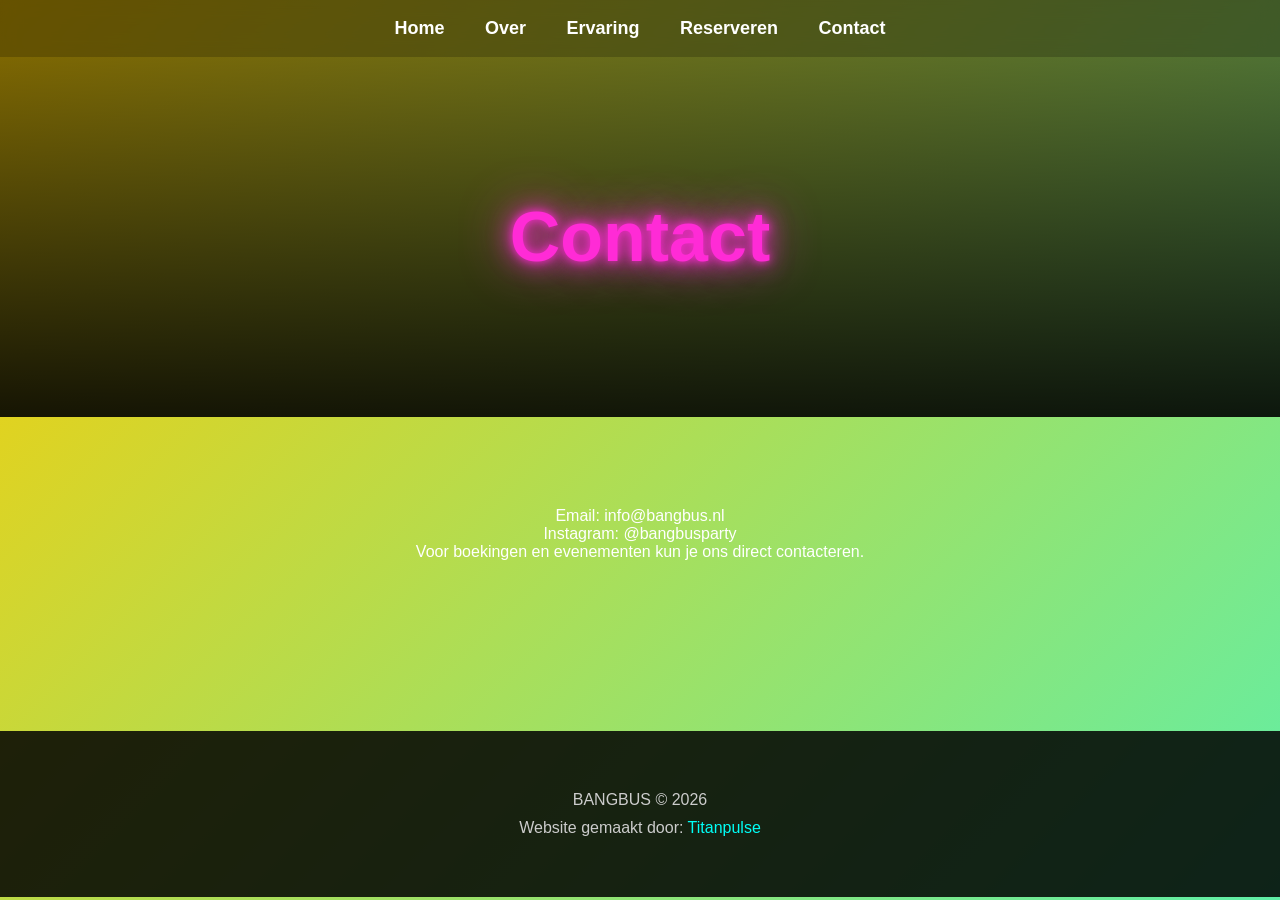
<file: contact/index.html>
<!DOCTYPE html>
<html>
<head>
<title>Contact</title>
<link rel="stylesheet" href="../style.css">
</head>

<body>

<nav>
<a href="../">Home</a>
<a href="../over/">Over</a>
<a href="../ervaring/">Ervaring</a>
<a href="../reserveren">Reserveren</a>
<a href="../contact">Contact</a>
</nav>

<header>
<h1>Contact</h1>
</header>

<section>

<p>Email: info@bangbus.nl</p>

<p>Instagram: @bangbusparty</p>

<p>Voor boekingen en evenementen kun je ons direct contacteren.</p>

</section>

<footer>

<p>BANGBUS © 2026</p>

<p>
Website gemaakt door:
<a href="https://www.titanpulse.nl/" target="_blank">
Titanpulse
</a>
</p>

</footer>

</body>
</html>
</file>
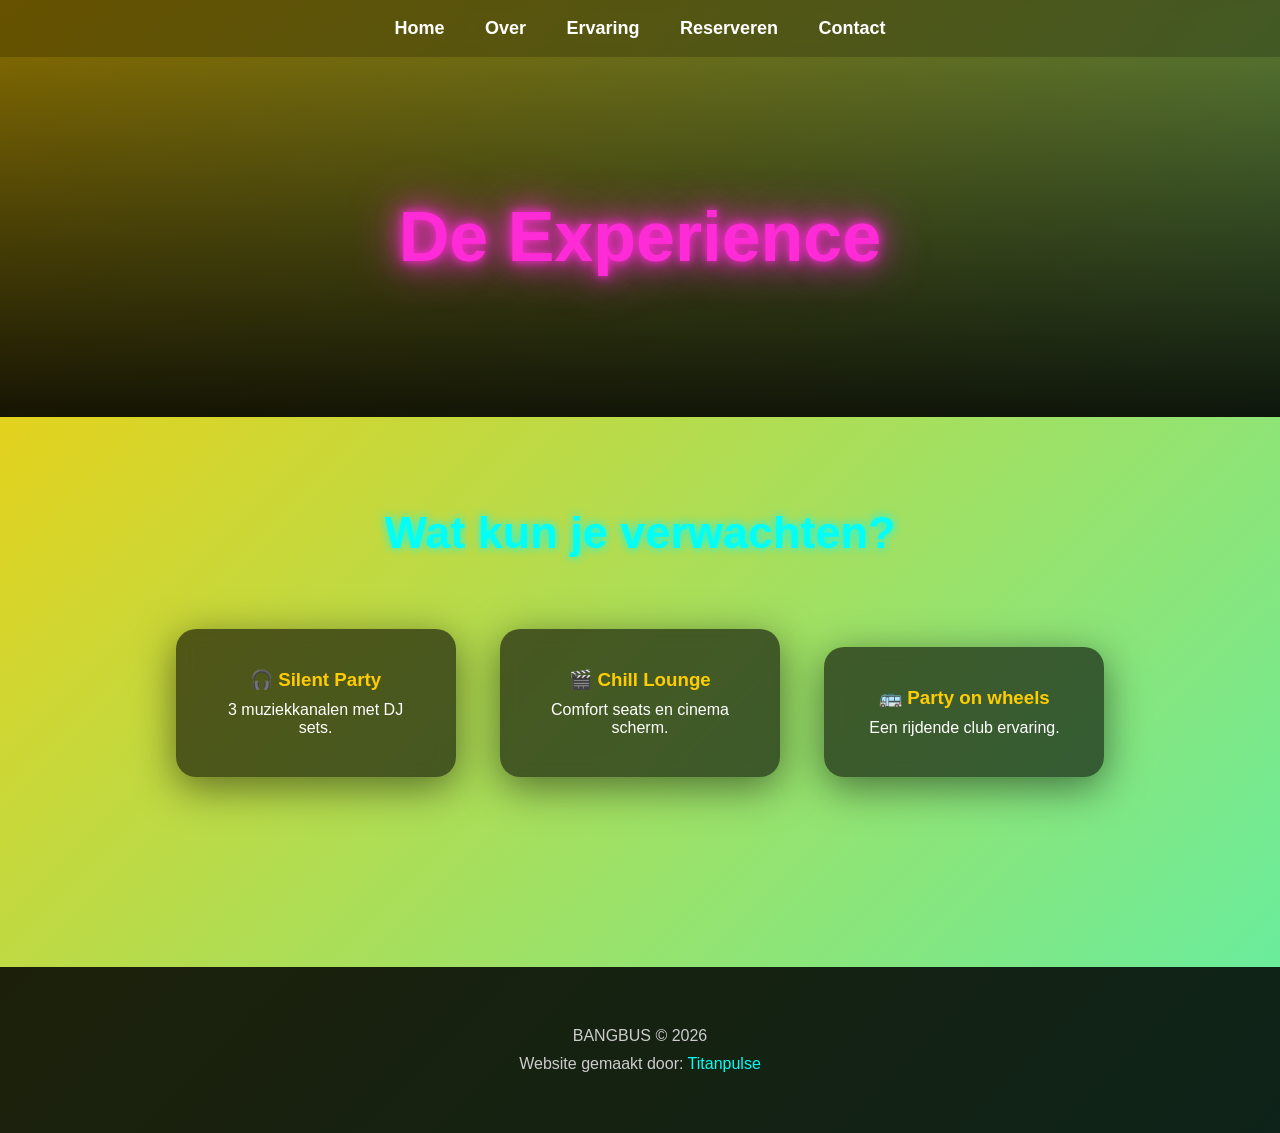
<file: ervaring/index.html>
<!DOCTYPE html>
<html>
<head>
<title>BANGBUS Experience</title>
<link rel="stylesheet" href="../style.css">
</head>

<body>

<nav>
<a href="../">Home</a>
<a href="../over/">Over</a>
<a href="../ervaring/">Ervaring</a>
<a href="../reserveren">Reserveren</a>
<a href="../contact">Contact</a>
</nav>

<header>
<h1>De Experience</h1>
</header>

<section>

<h2>Wat kun je verwachten?</h2>

<div class="card">
<h3>🎧 Silent Party</h3>
<p>3 muziekkanalen met DJ sets.</p>
</div>

<div class="card">
<h3>🎬 Chill Lounge</h3>
<p>Comfort seats en cinema scherm.</p>
</div>

<div class="card">
<h3>🚌 Party on wheels</h3>
<p>Een rijdende club ervaring.</p>
</div>

</section>

<footer>

<p>BANGBUS © 2026</p>

<p>
Website gemaakt door:
<a href="https://www.titanpulse.nl/" target="_blank">
Titanpulse
</a>
</p>

</footer>

</body>
</html>
</file>
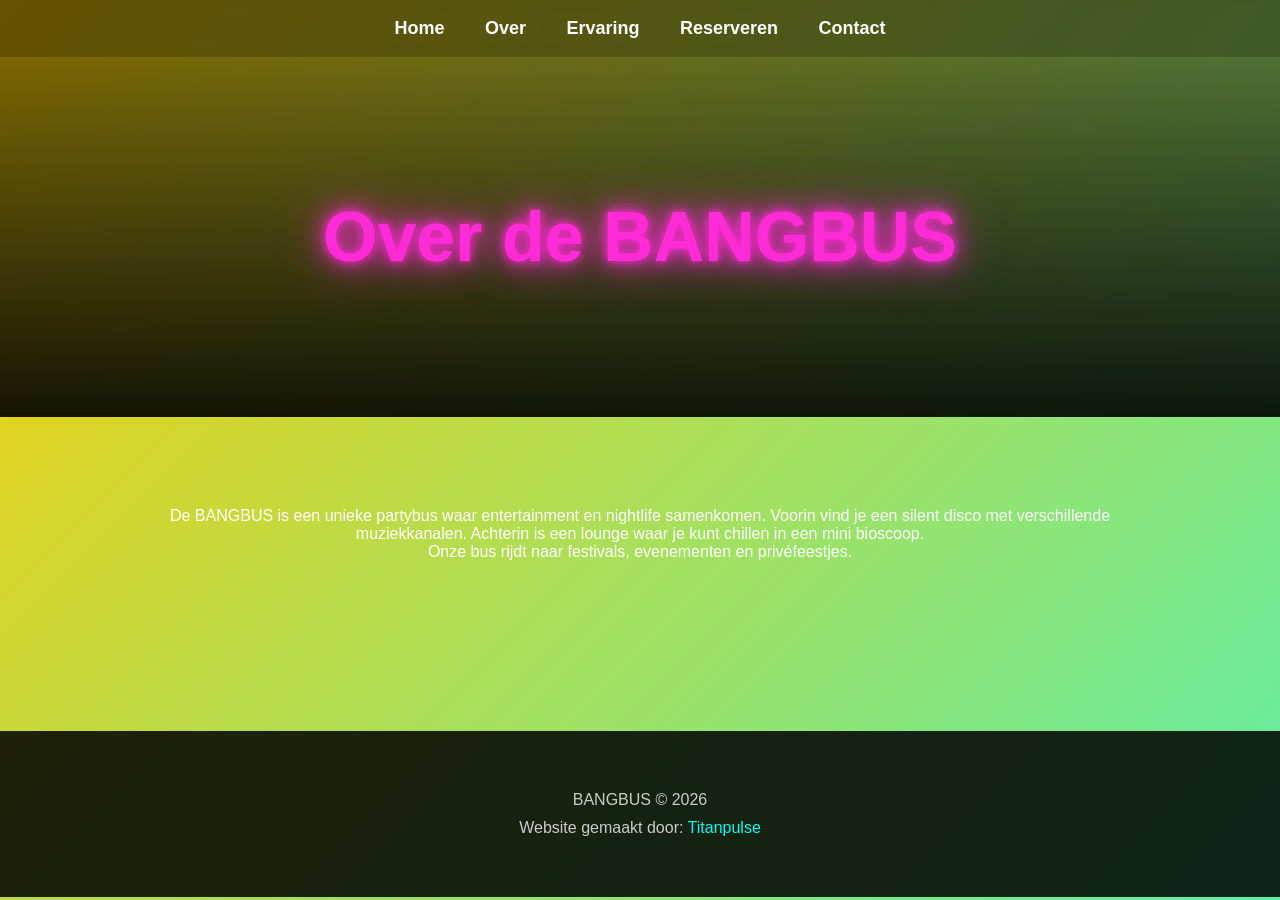
<file: over/index.html>
<!DOCTYPE html>
<html>
<head>
<title>Over de BANGBUS</title>
<link rel="stylesheet" href="../style.css">
</head>

<body>

<nav>
<a href="../">Home</a>
<a href="../over/">Over</a>
<a href="../ervaring/">Ervaring</a>
<a href="../reserveren">Reserveren</a>
<a href="../contact">Contact</a>
</nav>

<header>
<h1>Over de BANGBUS</h1>
</header>

<section>

<p>

De BANGBUS is een unieke partybus waar entertainment en nightlife samenkomen.

Voorin vind je een silent disco met verschillende muziekkanalen.

Achterin is een lounge waar je kunt chillen in een mini bioscoop.

</p>

<p>

Onze bus rijdt naar festivals, evenementen en privéfeestjes.

</p>

</section>

<footer>

<p>BANGBUS © 2026</p>

<p>
Website gemaakt door:
<a href="https://www.titanpulse.nl/" target="_blank">
Titanpulse
</a>
</p>

</footer>

</body>
</html>
</file>
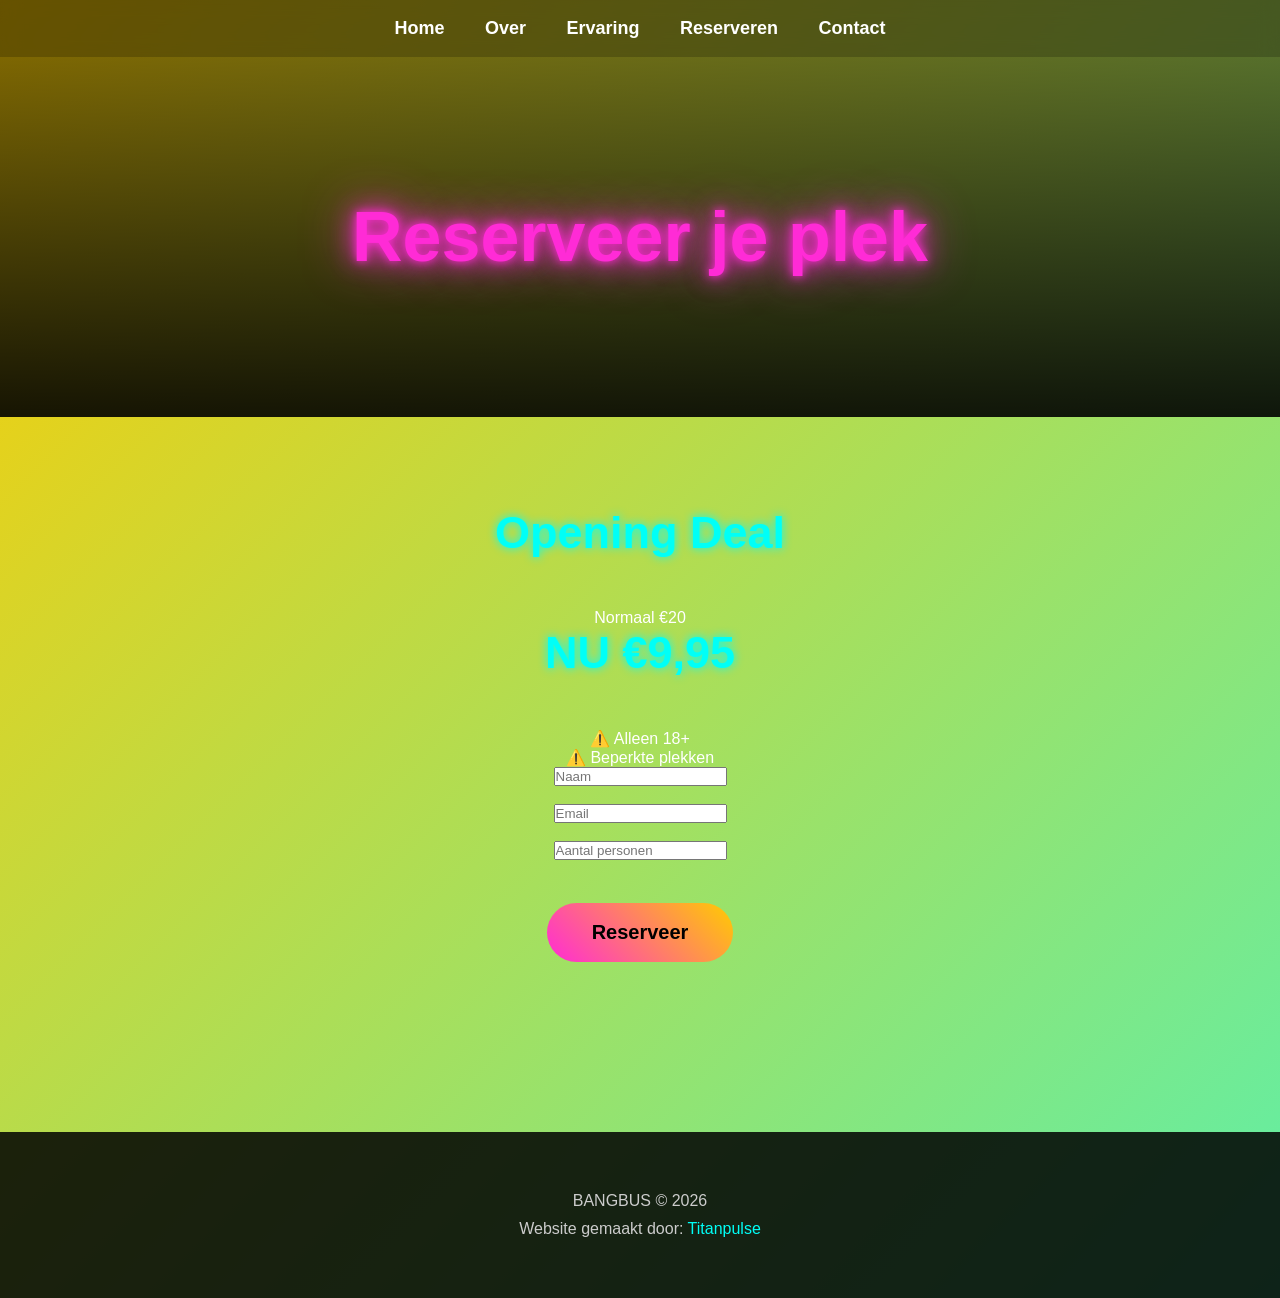
<file: reserveren/index.html>
<!DOCTYPE html>
<html>
<head>
<title>Reserveer</title>
<link rel="stylesheet" href="../style.css">
</head>

<body>

<nav>
<a href="../">Home</a>
<a href="../over">Over</a>
<a href="../ervaring">Ervaring</a>
<a href="../reserveren">Reserveren</a>
<a href="../contact">Contact</a>
</nav>

<header>
<h1>Reserveer je plek</h1>
</header>

<section>

<h2>Opening Deal</h2>

<p>Normaal €20</p>

<h2>NU €9,95</h2>

<p>⚠️ Alleen 18+</p>
<p>⚠️ Beperkte plekken</p>

<form>

<input type="text" placeholder="Naam"><br><br>

<input type="email" placeholder="Email"><br><br>

<input type="number" placeholder="Aantal personen"><br><br>

<button>Reserveer</button>

</form>

</section>

<footer>

<p>BANGBUS © 2026</p>

<p>
Website gemaakt door:
<a href="https://www.titanpulse.nl/" target="_blank">
Titanpulse
</a>
</p>

</footer>

</body>
</html>
</file>
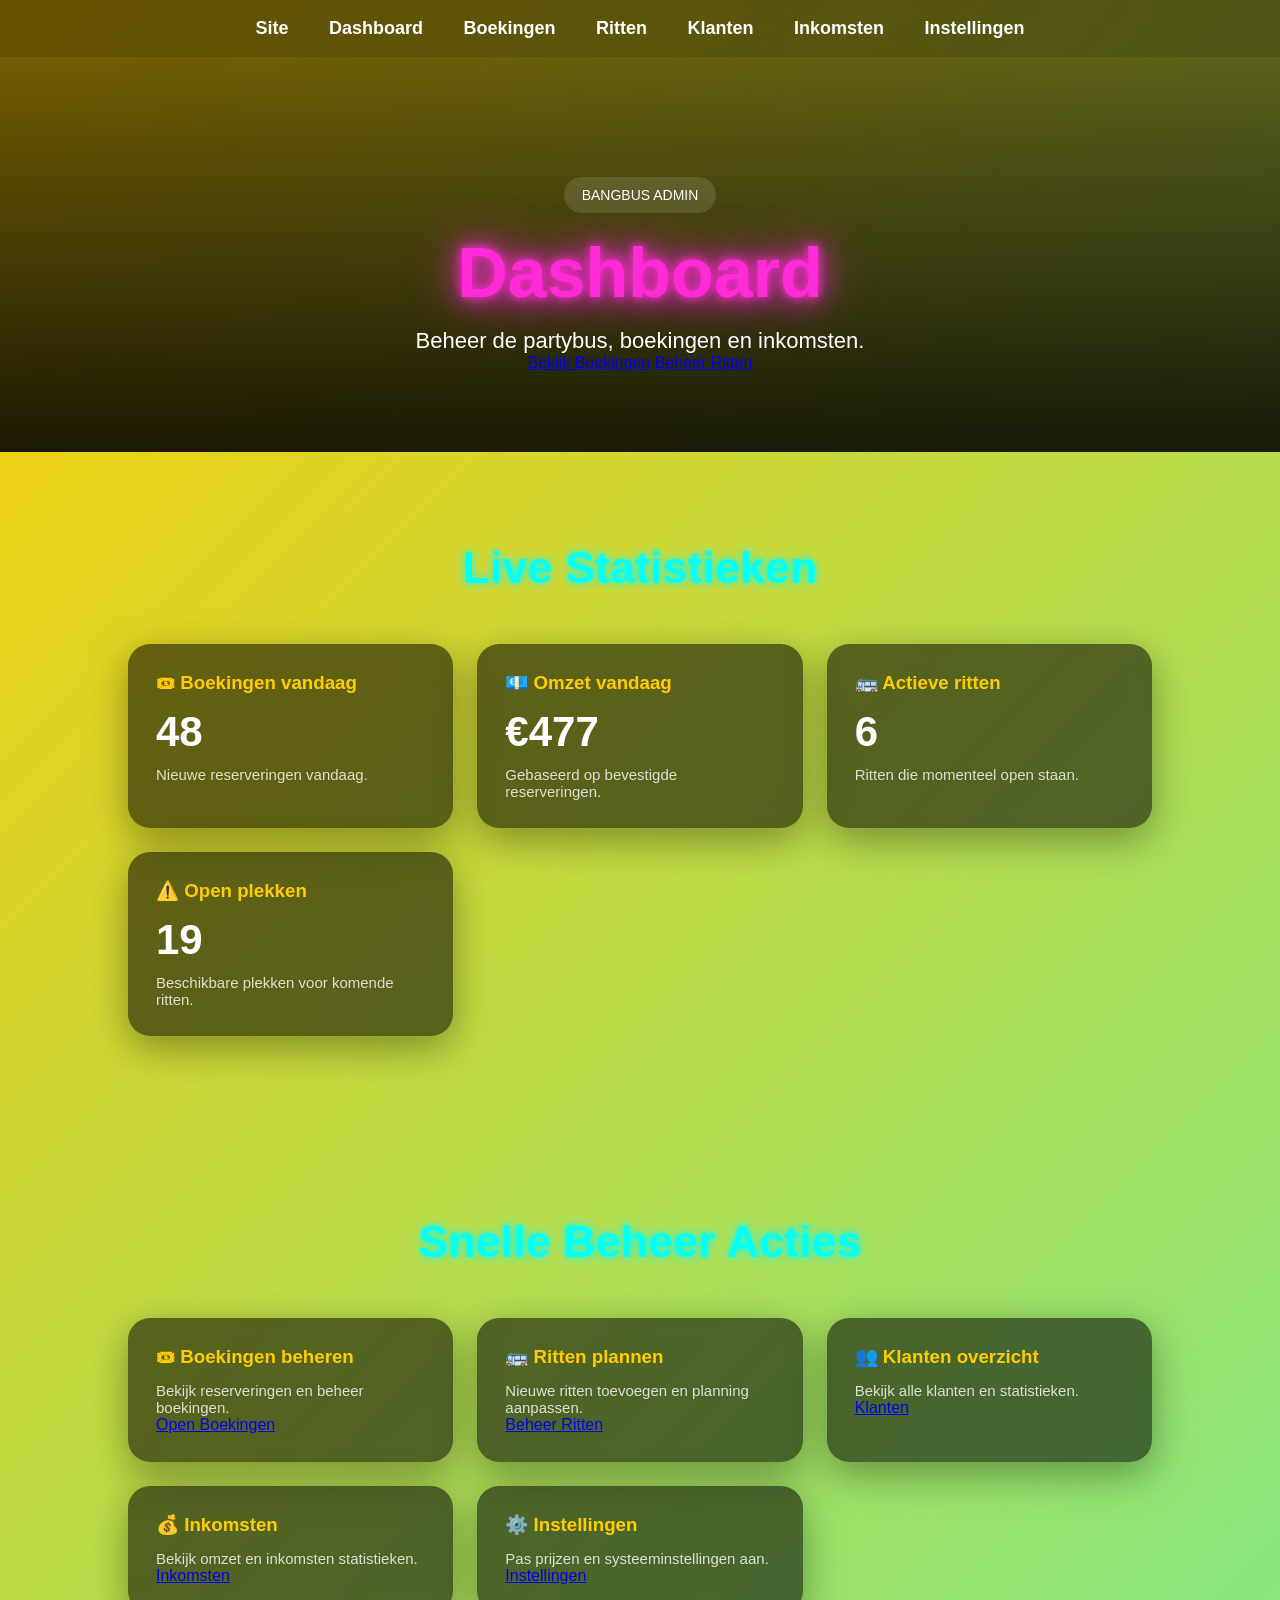
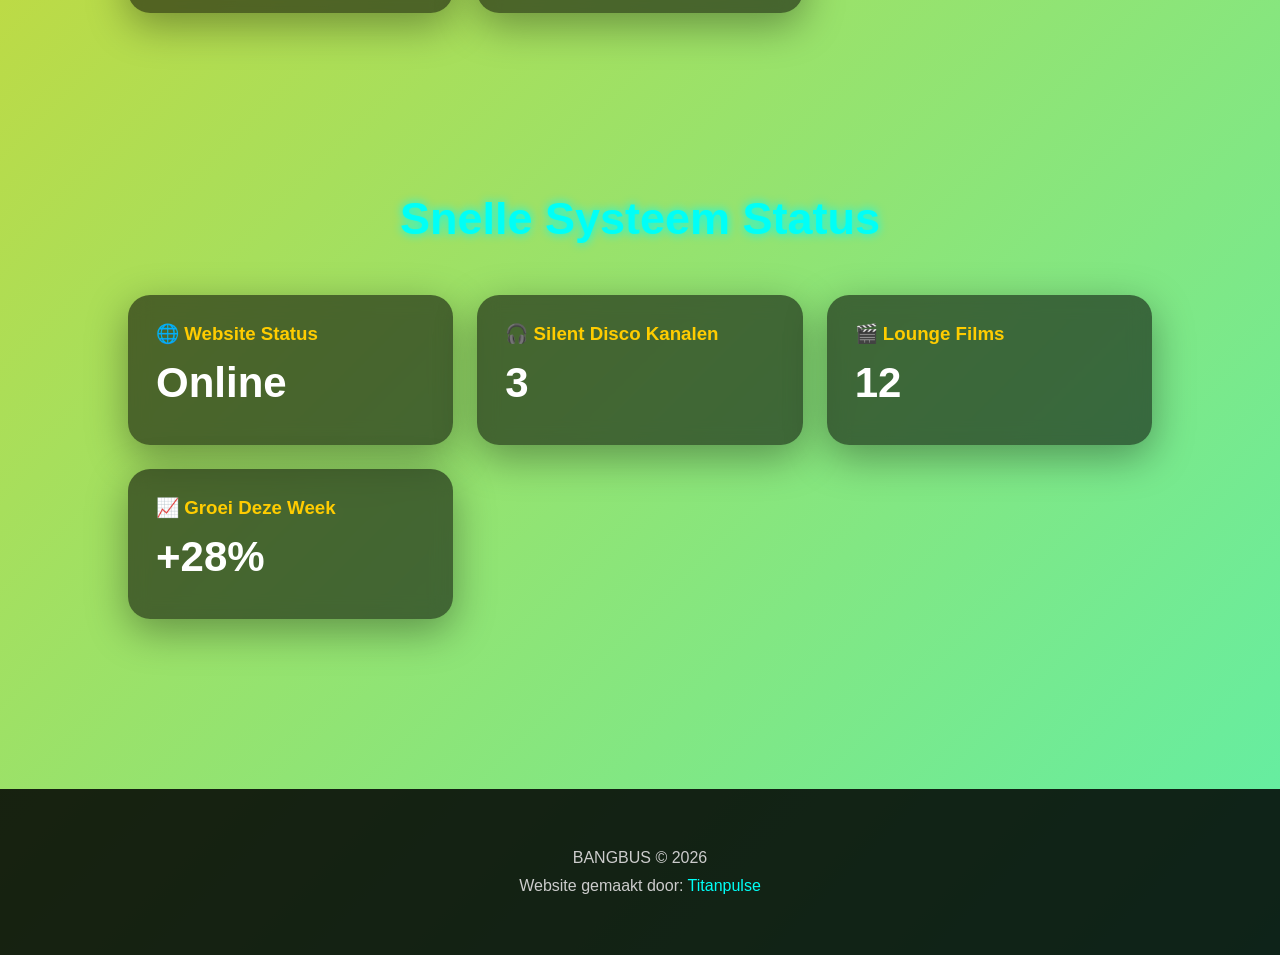
<file: secret/admin/panel/976431/admin/index.html>
<!DOCTYPE html>
<html lang="nl">
<head>
<meta charset="UTF-8">
<meta name="viewport" content="width=device-width, initial-scale=1.0">
<title>BANGBUS Admin Dashboard</title>
<link rel="stylesheet" href="../../../../../style.css">
</head>

<body>

<nav>
<a href="../../../../../">Site</a>
<a href="../">Dashboard</a>
<a href="boekingen/">Boekingen</a>
<a href="ritten/">Ritten</a>
<a href="klanten/">Klanten</a>
<a href="inkomsten/">Inkomsten</a>
<a href="instellingen/">Instellingen</a>
</nav>

<header class="admin-hero">

<div class="admin-badge">BANGBUS Admin</div>

<h1>Dashboard</h1>

<p>Beheer de partybus, boekingen en inkomsten.</p>

<div class="admin-actions">
<a class="admin-btn" href="boekingen/">Bekijk Boekingen</a>
<a class="admin-btn alt" href="ritten/">Beheer Ritten</a>
</div>

</header>

<section class="admin-panel-section">

<h2>Live Statistieken</h2>

<div class="admin-grid">

<div class="admin-card">
<h3>🎟 Boekingen vandaag</h3>
<div class="admin-stat">48</div>
<p class="admin-muted">Nieuwe reserveringen vandaag.</p>
</div>

<div class="admin-card">
<h3>💶 Omzet vandaag</h3>
<div class="admin-stat">€477</div>
<p class="admin-muted">Gebaseerd op bevestigde reserveringen.</p>
</div>

<div class="admin-card">
<h3>🚌 Actieve ritten</h3>
<div class="admin-stat">6</div>
<p class="admin-muted">Ritten die momenteel open staan.</p>
</div>

<div class="admin-card">
<h3>⚠️ Open plekken</h3>
<div class="admin-stat">19</div>
<p class="admin-muted">Beschikbare plekken voor komende ritten.</p>
</div>

</div>

</section>

<section class="admin-panel-section">

<h2>Snelle Beheer Acties</h2>

<div class="admin-grid">

<div class="admin-card">

<h3>🎟 Boekingen beheren</h3>

<p class="admin-muted">
Bekijk reserveringen en beheer boekingen.
</p>

<a href="boekingen/" class="admin-btn">Open Boekingen</a>

</div>

<div class="admin-card">

<h3>🚌 Ritten plannen</h3>

<p class="admin-muted">
Nieuwe ritten toevoegen en planning aanpassen.
</p>

<a href="ritten/" class="admin-btn">Beheer Ritten</a>

</div>

<div class="admin-card">

<h3>👥 Klanten overzicht</h3>

<p class="admin-muted">
Bekijk alle klanten en statistieken.
</p>

<a href="klanten/" class="admin-btn">Klanten</a>

</div>

<div class="admin-card">

<h3>💰 Inkomsten</h3>

<p class="admin-muted">
Bekijk omzet en inkomsten statistieken.
</p>

<a href="inkomsten/" class="admin-btn">Inkomsten</a>

</div>

<div class="admin-card">

<h3>⚙️ Instellingen</h3>

<p class="admin-muted">
Pas prijzen en systeeminstellingen aan.
</p>

<a href="instellingen/" class="admin-btn">Instellingen</a>

</div>

</div>

</section>

<section class="admin-panel-section">

<h2>Snelle Systeem Status</h2>

<div class="admin-grid">

<div class="admin-card">
<h3>🌐 Website Status</h3>
<div class="admin-stat">Online</div>
</div>

<div class="admin-card">
<h3>🎧 Silent Disco Kanalen</h3>
<div class="admin-stat">3</div>
</div>

<div class="admin-card">
<h3>🎬 Lounge Films</h3>
<div class="admin-stat">12</div>
</div>

<div class="admin-card">
<h3>📈 Groei Deze Week</h3>
<div class="admin-stat">+28%</div>
</div>

</div>

</section>

<footer>

<p>BANGBUS © 2026</p>

<p>
Website gemaakt door:
<a href="https://www.titanpulse.nl/" target="_blank">
Titanpulse
</a>
</p>

</footer>

</body>
</html>
</file>
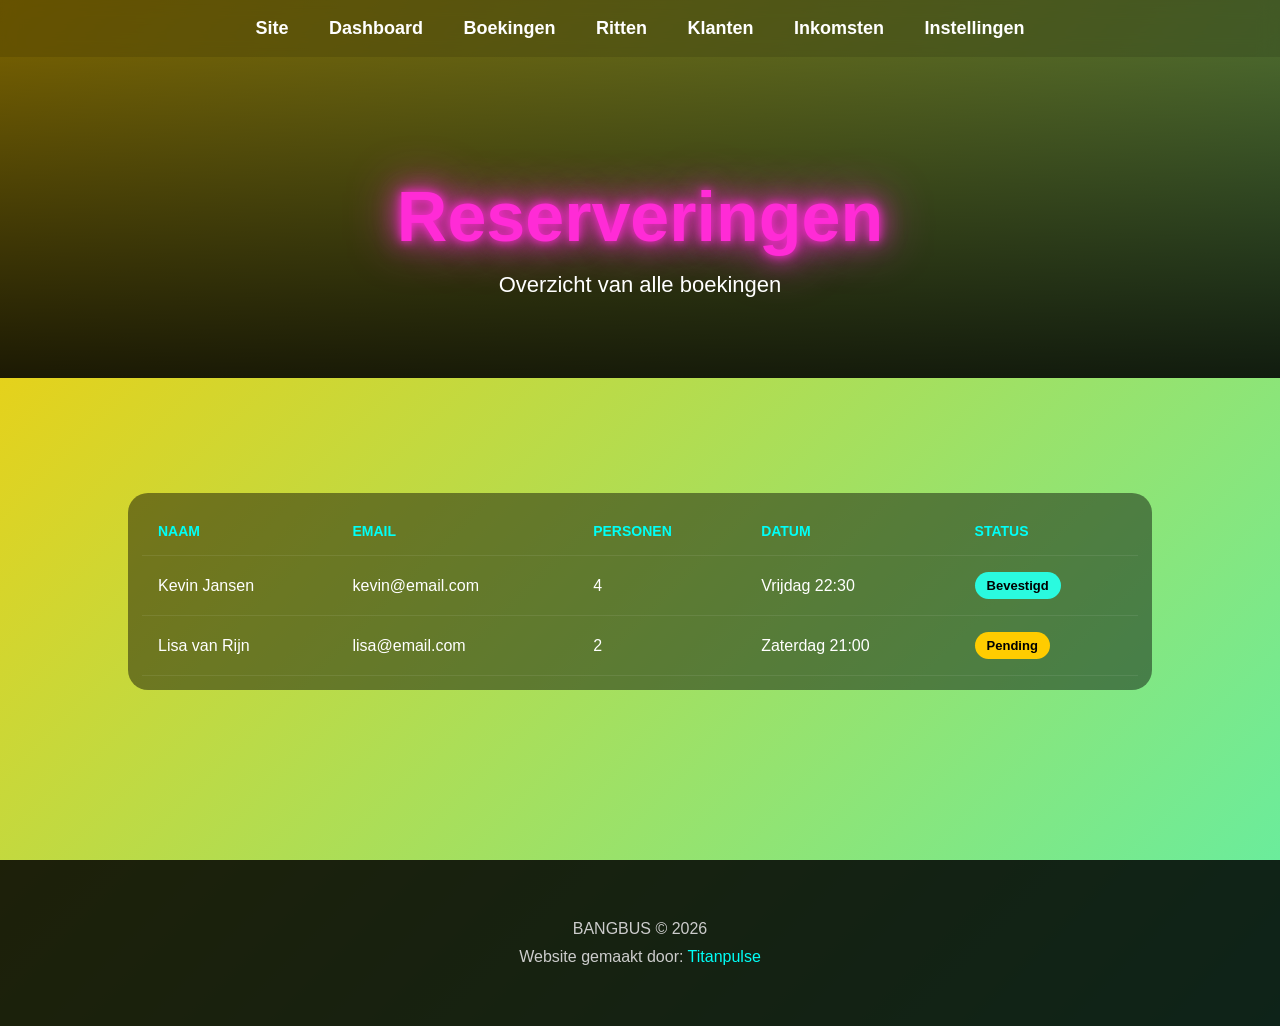
<file: secret/admin/panel/976431/admin/boekingen/index.html>
<!DOCTYPE html>
<html lang="nl">
<head>
<meta charset="UTF-8">
<title>Boekingen - Admin</title>
<link rel="stylesheet" href="../../../../../../style.css">
</head>

<body>

<nav>
<a href="../../../../../../">Site</a>
<a href="../">Dashboard</a>
<a href="../boekingen/">Boekingen</a>
<a href="../ritten/">Ritten</a>
<a href="../klanten/">Klanten</a>
<a href="../inkomsten/">Inkomsten</a>
<a href="../instellingen/">Instellingen</a>
</nav>

<header class="admin-hero">
<h1>Reserveringen</h1>
<p>Overzicht van alle boekingen</p>
</header>

<section class="admin-panel-section">

<div class="admin-table-wrap">

<table class="admin-table">

<tr>
<th>Naam</th>
<th>Email</th>
<th>Personen</th>
<th>Datum</th>
<th>Status</th>
</tr>

<tr>
<td>Kevin Jansen</td>
<td>kevin@email.com</td>
<td>4</td>
<td>Vrijdag 22:30</td>
<td><span class="status confirmed">Bevestigd</span></td>
</tr>

<tr>
<td>Lisa van Rijn</td>
<td>lisa@email.com</td>
<td>2</td>
<td>Zaterdag 21:00</td>
<td><span class="status pending">Pending</span></td>
</tr>

</table>

</div>

</section>

<footer>
<p>BANGBUS © 2026</p>
<p>Website gemaakt door: <a href="https://www.titanpulse.nl/">Titanpulse</a></p>
</footer>

</body>
</html>
</file>
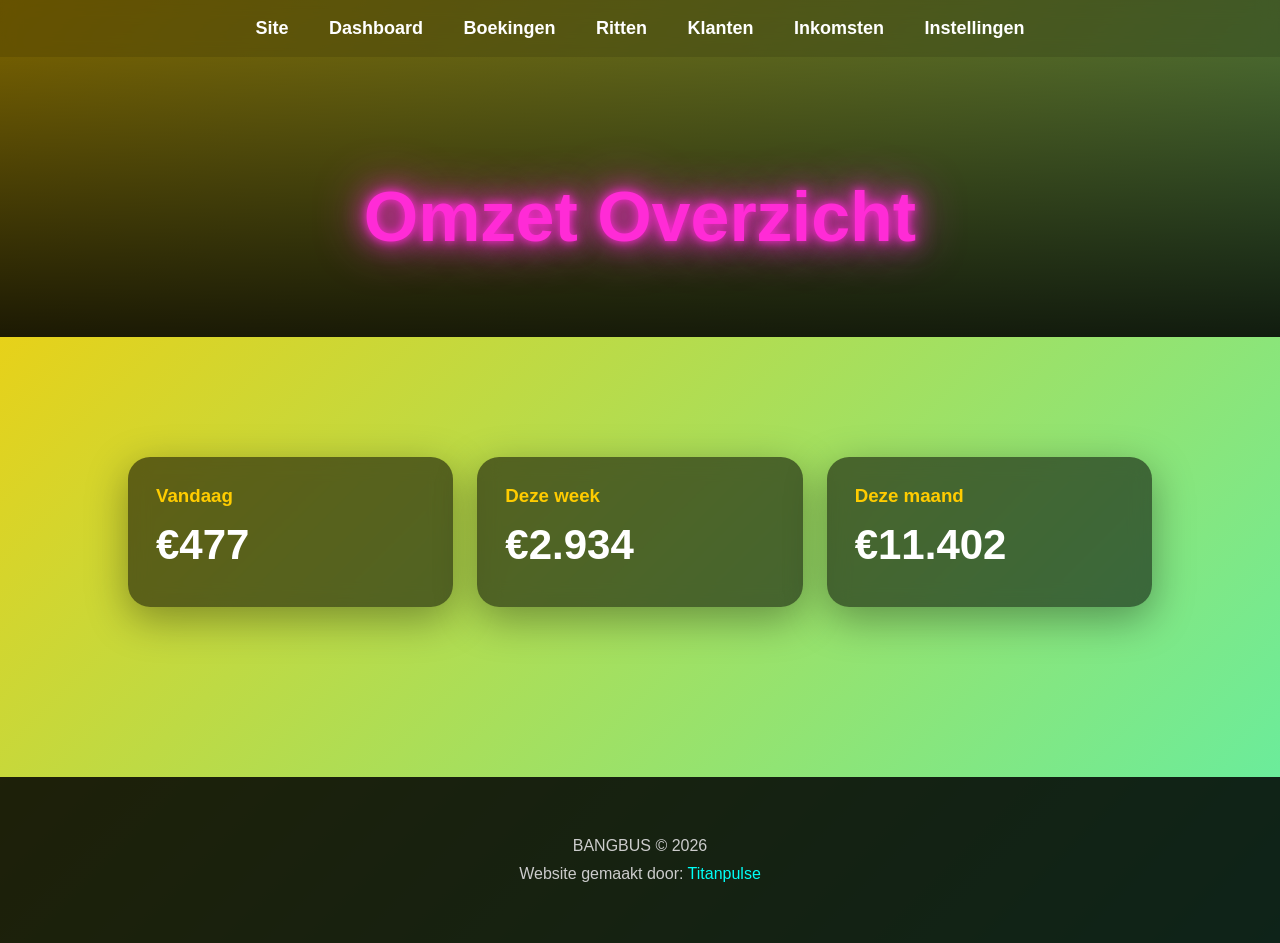
<file: secret/admin/panel/976431/admin/inkomsten/index.html>
<!DOCTYPE html>
<html>
<head>
<title>Inkomsten</title>
<link rel="stylesheet" href="../../../../../../style.css">
</head>

<body>

<nav>
<a href="../../../../../../">Site</a>
<a href="../">Dashboard</a>
<a href="../boekingen/">Boekingen</a>
<a href="../ritten/">Ritten</a>
<a href="../klanten/">Klanten</a>
<a href="../inkomsten/">Inkomsten</a>
<a href="../instellingen/">Instellingen</a>
</nav>

<header class="admin-hero">
<h1>Omzet Overzicht</h1>
</header>

<section class="admin-panel-section">

<div class="admin-grid">

<div class="admin-card">
<h3>Vandaag</h3>
<div class="admin-stat">€477</div>
</div>

<div class="admin-card">
<h3>Deze week</h3>
<div class="admin-stat">€2.934</div>
</div>

<div class="admin-card">
<h3>Deze maand</h3>
<div class="admin-stat">€11.402</div>
</div>

</div>

</section>

<footer>
<p>BANGBUS © 2026</p>
<p>Website gemaakt door: <a href="https://www.titanpulse.nl/">Titanpulse</a></p>
</footer>

</body>
</html>
</file>
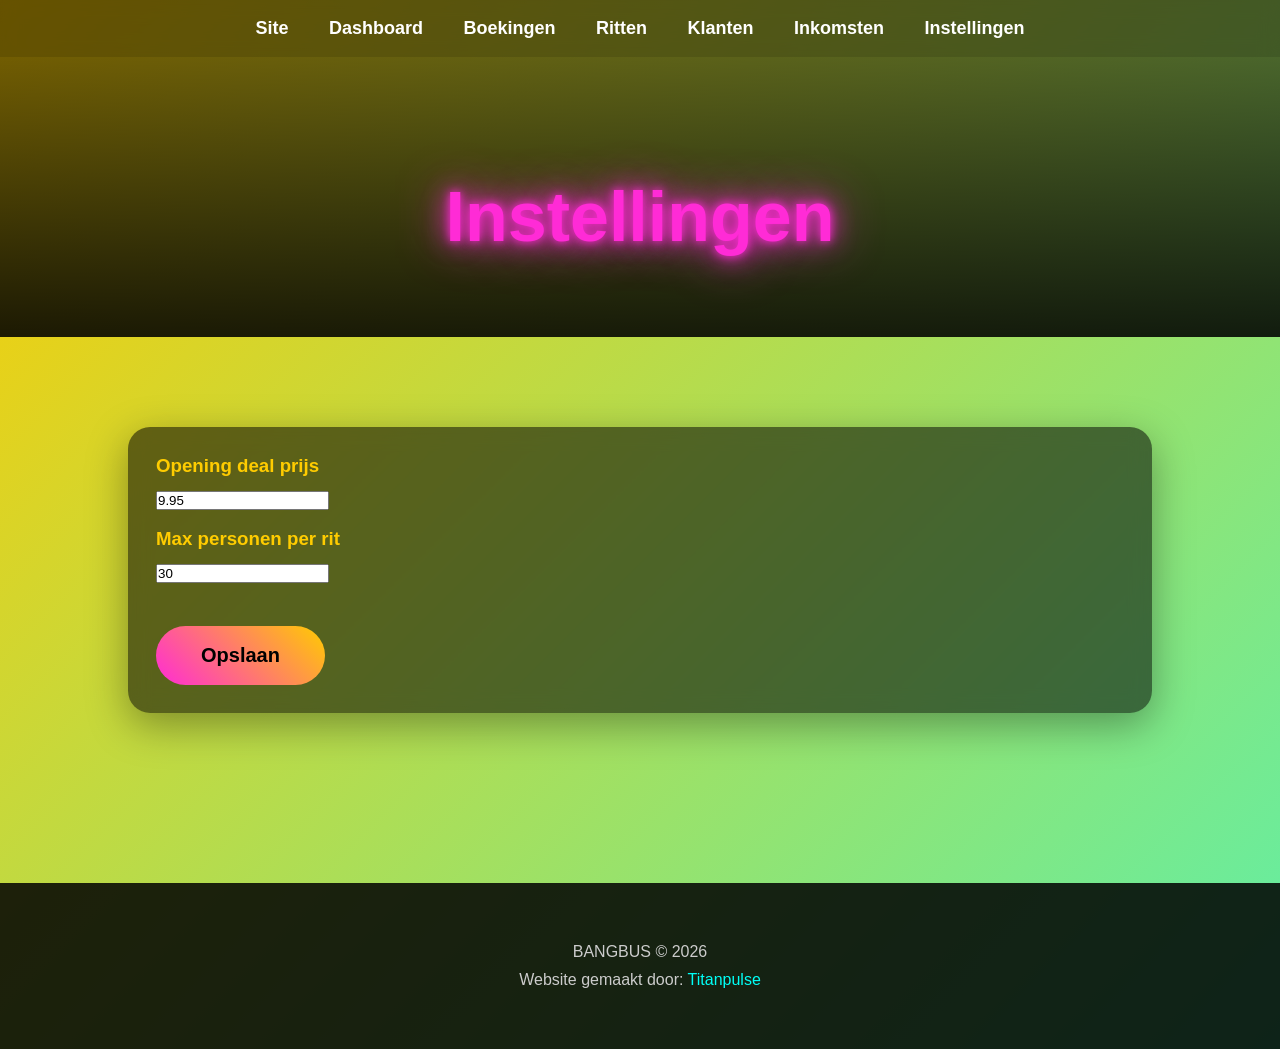
<file: secret/admin/panel/976431/admin/instellingen/index.html>
<!DOCTYPE html>
<html>
<head>
<title>Instellingen</title>
<link rel="stylesheet" href="../../../../../../style.css">
</head>

<body>

<nav>
<a href="../../../../../../">Site</a>
<a href="../">Dashboard</a>
<a href="../boekingen/">Boekingen</a>
<a href="../ritten/">Ritten</a>
<a href="../klanten/">Klanten</a>
<a href="../inkomsten/">Inkomsten</a>
<a href="../instellingen/">Instellingen</a>
</nav>

<header class="admin-hero">
<h1>Instellingen</h1>
</header>

<section class="admin-panel-section">

<div class="admin-card">

<h3>Opening deal prijs</h3>

<input value="9.95">

<br><br>

<h3>Max personen per rit</h3>

<input value="30">

<br><br>

<button>Opslaan</button>

</div>

</section>

<footer>
<p>BANGBUS © 2026</p>
<p>Website gemaakt door: <a href="https://www.titanpulse.nl/">Titanpulse</a></p>
</footer>

</body>
</html>
</file>
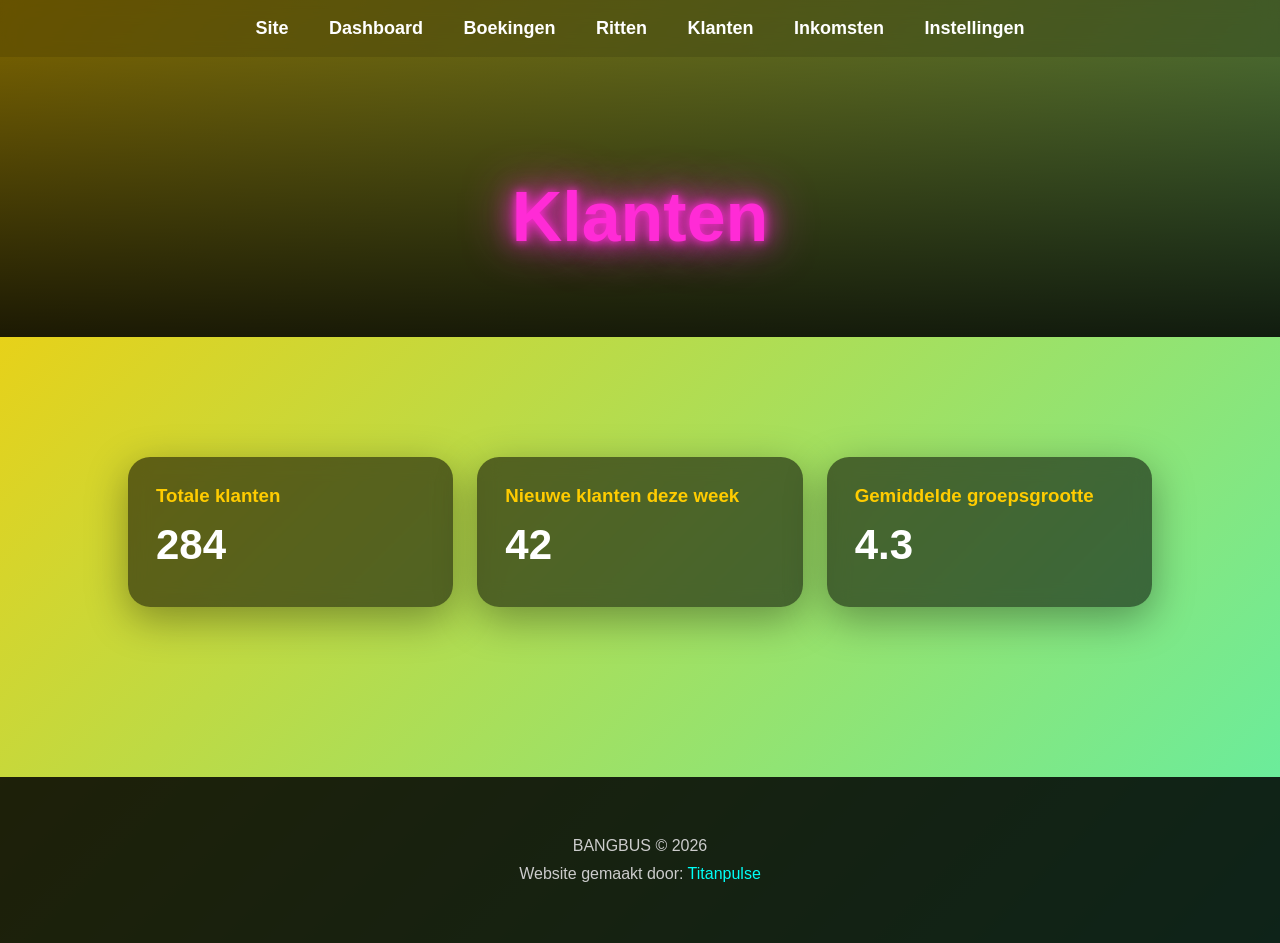
<file: secret/admin/panel/976431/admin/klanten/index.html>
<!DOCTYPE html>
<html>
<head>
<title>Klanten</title>
<link rel="stylesheet" href="../../../../../../style.css">
</head>

<body>

<nav>
<a href="../../../../../../">Site</a>
<a href="../">Dashboard</a>
<a href="../boekingen/">Boekingen</a>
<a href="../ritten/">Ritten</a>
<a href="../klanten/">Klanten</a>
<a href="../inkomsten/">Inkomsten</a>
<a href="../instellingen/">Instellingen</a>
</nav>

<header class="admin-hero">
<h1>Klanten</h1>
</header>

<section class="admin-panel-section">

<div class="admin-grid">

<div class="admin-card">
<h3>Totale klanten</h3>
<div class="admin-stat">284</div>
</div>

<div class="admin-card">
<h3>Nieuwe klanten deze week</h3>
<div class="admin-stat">42</div>
</div>

<div class="admin-card">
<h3>Gemiddelde groepsgrootte</h3>
<div class="admin-stat">4.3</div>
</div>

</div>

</section>

<footer>
<p>BANGBUS © 2026</p>
<p>Website gemaakt door: <a href="https://www.titanpulse.nl/">Titanpulse</a></p>
</footer>

</body>
</html>
</file>
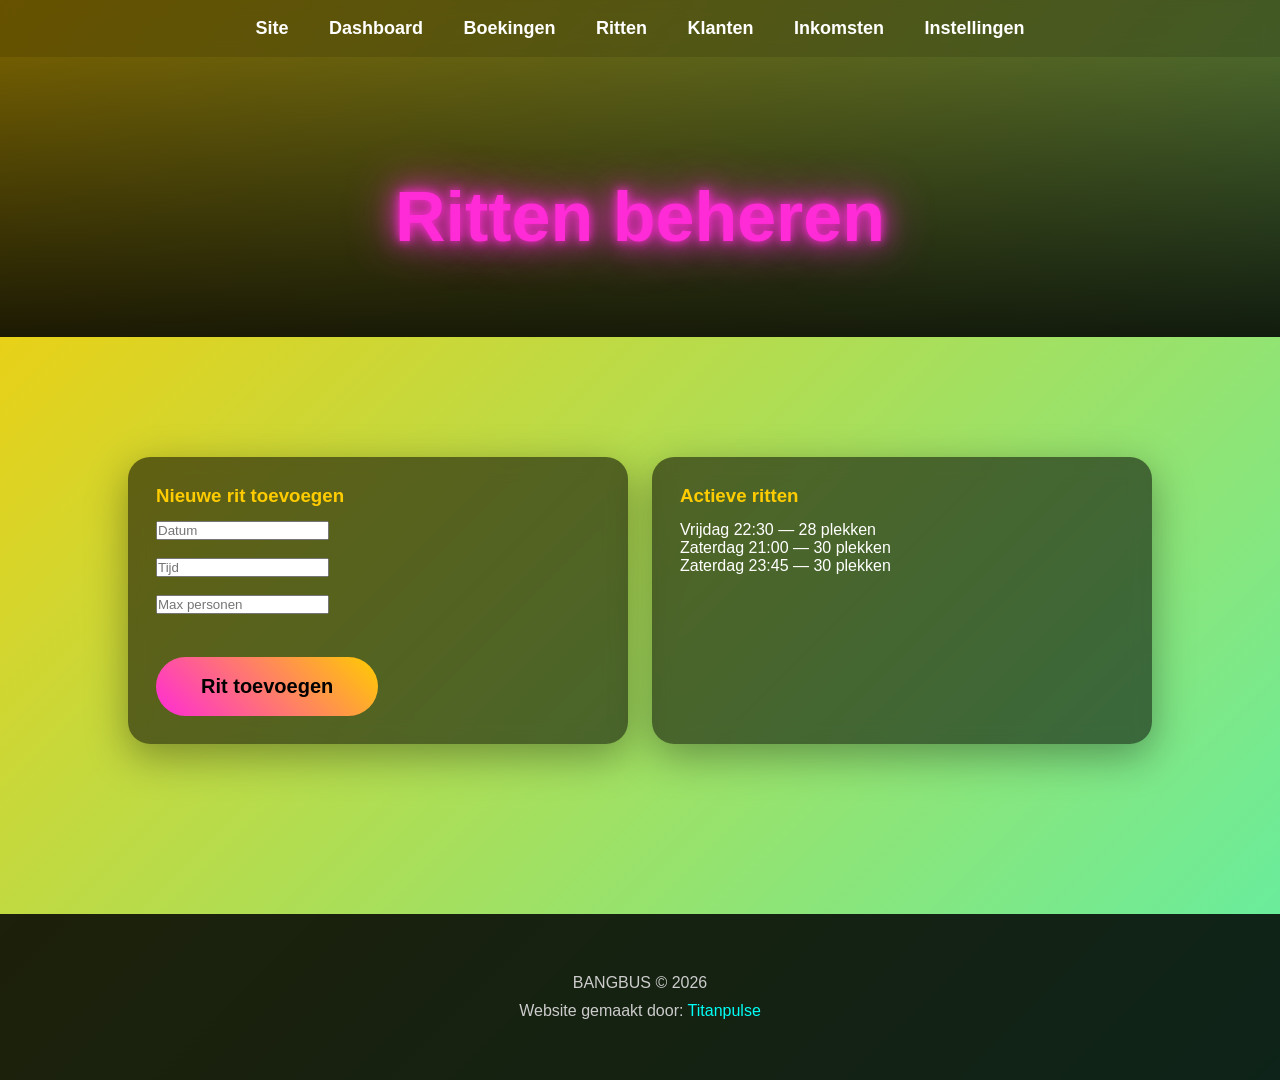
<file: secret/admin/panel/976431/admin/ritten/index.html>
<!DOCTYPE html>
<html>
<head>
<title>Ritten beheren</title>
<link rel="stylesheet" href="../../../../../../style.css">
</head>

<body>

<nav>
<a href="../../../../../../">Site</a>
<a href="../">Dashboard</a>
<a href="../boekingen/">Boekingen</a>
<a href="../ritten/">Ritten</a>
<a href="../klanten/">Klanten</a>
<a href="../inkomsten/">Inkomsten</a>
<a href="../instellingen/">Instellingen</a>
</nav>

<header class="admin-hero">
<h1>Ritten beheren</h1>
</header>

<section class="admin-panel-section">

<div class="admin-grid">

<div class="admin-card">
<h3>Nieuwe rit toevoegen</h3>

<input placeholder="Datum">

<br><br>

<input placeholder="Tijd">

<br><br>

<input placeholder="Max personen">

<br><br>

<button>Rit toevoegen</button>

</div>

<div class="admin-card">
<h3>Actieve ritten</h3>

<p>Vrijdag 22:30 — 28 plekken</p>
<p>Zaterdag 21:00 — 30 plekken</p>
<p>Zaterdag 23:45 — 30 plekken</p>

</div>

</div>

</section>

<footer>
<p>BANGBUS © 2026</p>
<p>Website gemaakt door: <a href="https://www.titanpulse.nl/">Titanpulse</a></p>
</footer>

</body>
</html>
</file>
<file: style.css>
/* ============================= */
/* RESET */
/* ============================= */

*{
margin:0;
padding:0;
box-sizing:border-box;
font-family:'Segoe UI',sans-serif;
}

body{
color:white;
background:linear-gradient(-45deg,#ff0080,#7928ca,#2afadf,#ffcc00);
background-size:400% 400%;
animation:bgmove 15s ease infinite;
min-height:100vh;
}

@keyframes bgmove{
0%{background-position:0% 50%}
50%{background-position:100% 50%}
100%{background-position:0% 50%}
}

/* ============================= */
/* NAVIGATION */
/* ============================= */

nav{
background:rgba(0,0,0,0.6);
backdrop-filter:blur(10px);
padding:18px;
text-align:center;
position:sticky;
top:0;
z-index:999;
}

nav a{
color:white;
margin:0 18px;
text-decoration:none;
font-weight:600;
font-size:18px;
transition:0.3s;
}

nav a:hover{
color:#00fff7;
text-shadow:0 0 10px #00fff7;
}

/* ============================= */
/* HERO */
/* ============================= */

header{
padding:140px 20px;
text-align:center;
background:linear-gradient(180deg,rgba(0,0,0,0.5),rgba(0,0,0,0.9));
}

h1{
font-size:70px;
color:#ff2bd6;
text-shadow:
0 0 10px #ff2bd6,
0 0 25px #ff2bd6,
0 0 50px #ff2bd6;
}

header p{
font-size:22px;
margin-top:15px;
}

/* ============================= */
/* BUTTON */
/* ============================= */

button{
background:linear-gradient(45deg,#ff2bd6,#ffcc00);
border:none;
padding:18px 45px;
font-size:20px;
border-radius:50px;
margin-top:25px;
cursor:pointer;
font-weight:700;
transition:0.3s;
}

button:hover{
transform:scale(1.1);
box-shadow:
0 0 20px #ff2bd6,
0 0 40px #ffcc00;
}

/* ============================= */
/* SECTIONS */
/* ============================= */

section{
padding:90px 10%;
text-align:center;
}

h2{
font-size:45px;
margin-bottom:50px;
color:#00fff7;
text-shadow:0 0 10px #00fff7;
}

/* ============================= */
/* CARDS */
/* ============================= */

.card{
background:rgba(0,0,0,0.6);
backdrop-filter:blur(8px);
padding:40px;
border-radius:20px;
margin:20px;
display:inline-block;
width:280px;
transition:0.4s;
box-shadow:0 10px 40px rgba(0,0,0,0.5);
}

.card:hover{
transform:translateY(-12px) scale(1.05);
box-shadow:
0 0 20px #ff2bd6,
0 0 40px #00fff7;
}

.card h3{
color:#ffcc00;
margin-bottom:10px;
}

/* ============================= */
/* GALLERY */
/* ============================= */

.gallery{
display:grid;
grid-template-columns:repeat(auto-fit,minmax(250px,1fr));
gap:25px;
}

.gallery img{
width:100%;
border-radius:15px;
transition:0.4s;
}

.gallery img:hover{
transform:scale(1.08);
box-shadow:0 0 25px #ff2bd6;
}

/* ============================= */
/* REVIEWS */
/* ============================= */

.reviews{
display:grid;
grid-template-columns:repeat(auto-fit,minmax(250px,1fr));
gap:25px;
}

.review{
background:rgba(0,0,0,0.6);
padding:30px;
border-radius:15px;
}

.review strong{
color:#ffcc00;
}

/* ============================= */
/* DEAL BANNER */
/* ============================= */

.deal{
background:linear-gradient(45deg,#ff2bd6,#ffcc00);
color:black;
padding:60px;
border-radius:25px;
font-weight:bold;
}

.deal h3{
font-size:50px;
}

/* ============================= */
/* FOOTER */
/* ============================= */

footer{
background:rgba(0,0,0,0.85);
padding:50px 20px;
text-align:center;
margin-top:80px;
}

footer p{
margin:10px 0;
color:#ccc;
}

footer a{
color:#00fff7;
text-decoration:none;
}

footer a:hover{
text-shadow:0 0 10px #00fff7;
}

/* ============================= */
/* ADMIN PANEL */
/* ============================= */

.admin-hero{
padding:120px 20px 80px;
text-align:center;
background:linear-gradient(180deg,rgba(0,0,0,0.55),rgba(0,0,0,0.88));
}

.admin-badge{
display:inline-block;
padding:10px 18px;
border-radius:999px;
background:rgba(255,255,255,0.12);
margin-bottom:20px;
font-size:14px;
text-transform:uppercase;
backdrop-filter:blur(8px);
}

.admin-grid{
display:grid;
grid-template-columns:repeat(auto-fit,minmax(250px,1fr));
gap:24px;
margin-top:30px;
}

.admin-card{
background:rgba(0,0,0,0.55);
backdrop-filter:blur(10px);
border-radius:22px;
padding:28px;
text-align:left;
box-shadow:0 12px 40px rgba(0,0,0,0.35);
transition:0.35s ease;
}

.admin-card:hover{
transform:translateY(-8px);
box-shadow:
0 0 20px #ff2bd6,
0 0 35px #00fff7;
}

.admin-card h3{
margin-bottom:14px;
color:#ffcc00;
}

.admin-stat{
font-size:42px;
font-weight:800;
margin-bottom:10px;
}

.admin-muted{
opacity:0.8;
font-size:15px;
}

/* ============================= */
/* TABLE */
/* ============================= */

.admin-table-wrap{
overflow-x:auto;
margin-top:25px;
border-radius:20px;
background:rgba(0,0,0,0.45);
padding:14px;
}

.admin-table{
width:100%;
border-collapse:collapse;
}

.admin-table th,
.admin-table td{
padding:16px;
text-align:left;
border-bottom:1px solid rgba(255,255,255,0.08);
}

.admin-table th{
color:#00fff7;
font-size:14px;
text-transform:uppercase;
}

.status{
display:inline-block;
padding:6px 12px;
border-radius:20px;
font-size:13px;
font-weight:bold;
}

.status.confirmed{
background:#2afadf;
color:black;
}

.status.pending{
background:#ffcc00;
color:black;
}

.status.closed{
background:#ff2bd6;
}

/* ============================= */
/* RESPONSIVE */
/* ============================= */

@media(max-width:768px){

h1{
font-size:45px;
}

section{
padding:60px 6%;
}

.card{
width:100%;
}

nav a{
display:inline-block;
margin:8px;
}

button{
width:100%;
}

}
</file>
